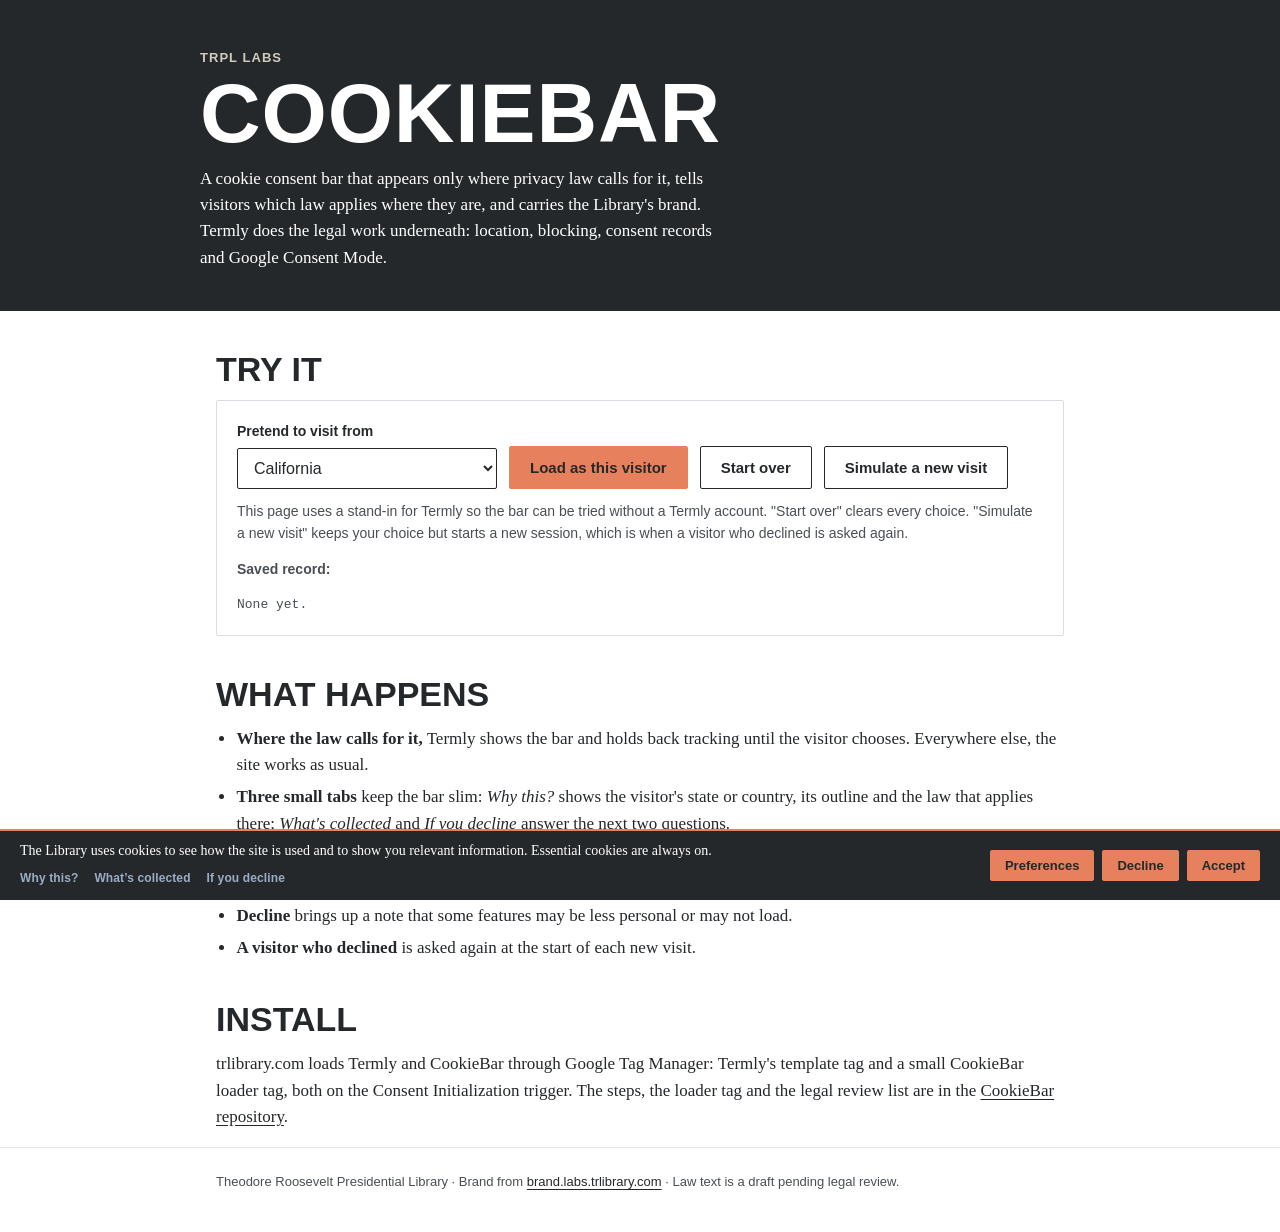
<file: index.html>
<!doctype html>
<html lang="en">
<head>
<meta charset="utf-8">
<meta name="viewport" content="width=device-width, initial-scale=1">
<title>CookieBar · TRPL Labs</title>
<meta name="description" content="The Theodore Roosevelt Presidential Library's cookie consent layer: Termly's consent engine with the Library's brand and a plain explanation of the privacy law where each visitor is.">
<meta name="robots" content="noindex">
<link rel="stylesheet" href="https://brand.labs.trlibrary.com/assets/fonts/web/fonts.css">
<style>
  :root {
    --night-sky: #092A4D; --deep-orange: #E7805D; --gray-sky: #99ADC5; --sand: #D1CCBD; --dark-gray: #25282A; --white: #fff;
    --display: "Dharma Gothic E", Impact, "Arial Narrow", sans-serif;
    --body: "ITC Clearface", Georgia, "Times New Roman", serif;
    --caption: "Frutiger Next", Arial, Helvetica, sans-serif;
  }
  * { box-sizing: border-box; }
  body { margin: 0; background: var(--white); color: var(--dark-gray); font-family: var(--body); font-size: 17px; line-height: 1.55; }
  header { background: var(--dark-gray); color: var(--white); padding: 48px 16px 40px; }
  .wrap { max-width: 880px; margin: 0 auto; padding: 0 16px; }
  header .wrap { padding: 0; }
  .eyebrow { font-family: var(--caption); font-weight: 700; font-size: 13px; letter-spacing: .08em; text-transform: uppercase; color: var(--sand); margin: 0 0 10px; }
  h1 { font-family: var(--display); font-weight: 700; text-transform: uppercase; font-size: clamp(48px, 9vw, 84px); line-height: .85; letter-spacing: .01em; margin: 0 0 16px; }
  header p { max-width: 62ch; margin: 0; color: var(--white); }
  h2 { font-family: var(--display); font-weight: 700; text-transform: uppercase; font-size: 34px; line-height: .85; color: var(--dark-gray); margin: 44px 0 12px; }
  main { padding-bottom: 260px; }
  .panel { border: 1px solid #d9dee6; border-radius: 2px; padding: 20px; margin-top: 16px; }
  label { font-family: var(--caption); font-weight: 700; font-size: 14px; display: block; margin-bottom: 6px; }
  select { font-family: var(--caption); font-size: 16px; padding: 10px 12px; min-width: 260px; max-width: 100%; border: 1px solid var(--dark-gray); border-radius: 2px; background: var(--white); color: var(--dark-gray); }
  .row { display: flex; flex-wrap: wrap; gap: 12px; align-items: end; }
  .btn { font-family: var(--caption); font-weight: 700; font-size: 15px; padding: 12px 20px; border-radius: 2px; border: 1px solid var(--deep-orange); background: var(--deep-orange); color: var(--dark-gray); cursor: pointer; }
  .btn--ghost { background: transparent; border-color: var(--dark-gray); color: var(--dark-gray); }
  .note { font-family: var(--caption); font-size: 14px; color: #4a4f55; margin-top: 12px; }
  pre { background: var(--dark-gray); color: #f1f1f1; padding: 16px; overflow-x: auto; font-size: 13px; line-height: 1.5; border-radius: 2px; }
  code { font-family: ui-monospace, SFMono-Regular, Menlo, Consolas, monospace; }
  ul { padding-left: 1.2em; }
  li { margin: 6px 0; }
  a { color: var(--dark-gray); text-underline-offset: 3px; }
  #record { font-family: ui-monospace, Menlo, Consolas, monospace; font-size: 13px; white-space: pre-wrap; word-break: break-word; }
  footer { font-family: var(--caption); font-size: 13px; color: #4a4f55; padding: 24px 16px 40px; border-top: 1px solid #e3e6eb; }
</style>
</head>
<body>
<header>
  <div class="wrap">
    <p class="eyebrow">TRPL Labs</p>
    <h1>CookieBar</h1>
    <p>A cookie consent bar that appears only where privacy law calls for it, tells visitors which law applies where they are, and carries the Library's brand. Termly does the legal work underneath: location, blocking, consent records and Google Consent Mode.</p>
  </div>
</header>

<main class="wrap">
  <h2>Try it</h2>
  <div class="panel">
    <div class="row">
      <div>
        <label for="region">Pretend to visit from</label>
        <select id="region">
          <option value="US-CA">California</option>
          <option value="US-CO">Colorado</option>
          <option value="US-TX">Texas</option>
          <option value="US-VA">Virginia</option>
          <option value="US-ND">North Dakota (no bar)</option>
          <option value="FR">France</option>
          <option value="DE">Germany</option>
          <option value="NO">Norway</option>
          <option value="GB">United Kingdom</option>
          <option value="CH">Switzerland</option>
          <option value="CA-QC">Quebec</option>
          <option value="BR">Brazil</option>
        </select>
      </div>
      <button class="btn" id="go" type="button">Load as this visitor</button>
      <button class="btn btn--ghost" id="reset" type="button">Start over</button>
      <button class="btn btn--ghost" id="session" type="button">Simulate a new visit</button>
    </div>
    <p class="note">This page uses a stand-in for Termly so the bar can be tried without a Termly account. "Start over" clears every choice. "Simulate a new visit" keeps your choice but starts a new session, which is when a visitor who declined is asked again.</p>
    <p class="note"><strong>Saved record:</strong></p>
    <div id="record" class="note">None yet.</div>
  </div>

  <h2>What happens</h2>
  <ul>
    <li><strong>Where the law calls for it,</strong> Termly shows the bar and holds back tracking until the visitor chooses. Everywhere else, the site works as usual.</li>
    <li><strong>Three small tabs</strong> keep the bar slim: <em>Why this?</em> shows the visitor's state or country, its outline and the law that applies there; <em>What's collected</em> and <em>If you decline</em> answer the next two questions.</li>
    <li><strong>Accept</strong> saves a first-party cookie, <code>trpl_cookie_consent</code>, with the date of acceptance. Termly keeps the official consent record.</li>
    <li><strong>Decline</strong> brings up a note that some features may be less personal or may not load.</li>
    <li><strong>A visitor who declined</strong> is asked again at the start of each new visit.</li>
  </ul>

  <h2>Install</h2>
  <p>trlibrary.com loads Termly and CookieBar through Google Tag Manager: Termly's template tag and a small CookieBar loader tag, both on the Consent Initialization trigger. The steps, the loader tag and the legal review list are in the <a href="https://github.com/Theodore-Roosevelt-Presidential-Library/CookieBar">CookieBar repository</a>.</p>
</main>

<footer>
  <div class="wrap">Theodore Roosevelt Presidential Library · Brand from <a href="https://brand.labs.trlibrary.com">brand.labs.trlibrary.com</a> · Law text is a draft pending legal review.</div>
</footer>

<script>
  (function () {
    var p = new URLSearchParams(location.search);
    var sel = document.getElementById('region');
    sel.value = (p.get('region') || 'US-CA').toUpperCase();
    function go(v) {
      var q = new URLSearchParams(location.search);
      q.set('region', v);
      q.set('show', v === 'US-ND' ? 'no' : 'yes');
      location.search = q.toString();
    }
    document.getElementById('go').onclick = function () { go(sel.value); };
    document.getElementById('reset').onclick = function () {
      try { localStorage.clear(); sessionStorage.clear(); } catch (e) {}
      document.cookie = 'trpl_cookie_consent=; path=/; max-age=0';
      go(sel.value);
    };
    document.getElementById('session').onclick = function () {
      try { sessionStorage.clear(); } catch (e) {}
      go(sel.value);
    };
    function showRecord() {
      var r = window.TRPLCookieBar && window.TRPLCookieBar.record && window.TRPLCookieBar.record();
      document.getElementById('record').textContent = r ? JSON.stringify(r, null, 2) : 'None yet.';
    }
    setInterval(showRecord, 800);
  })();
</script>

<!-- Same install pattern as production, with the demo stand-in in place of Termly -->
<script>
  window.__trplCookieBarQueueing = true;
  window.TRPLCookieBar = { q: [] };
  window.TRPLCookieBarConfig = { cookieDomain: '' };
  function onTermlyLoaded() {
    Termly.on('initialized', function (d) { TRPLCookieBar.q.push(['initialized', d]); });
    Termly.on('consent', function (d) { TRPLCookieBar.q.push(['consent', d]); });
  }
</script>
<script src="demo/mock-termly.js"></script>
<script src="cookiebar.js" defer></script>
</body>
</html>
</file>
